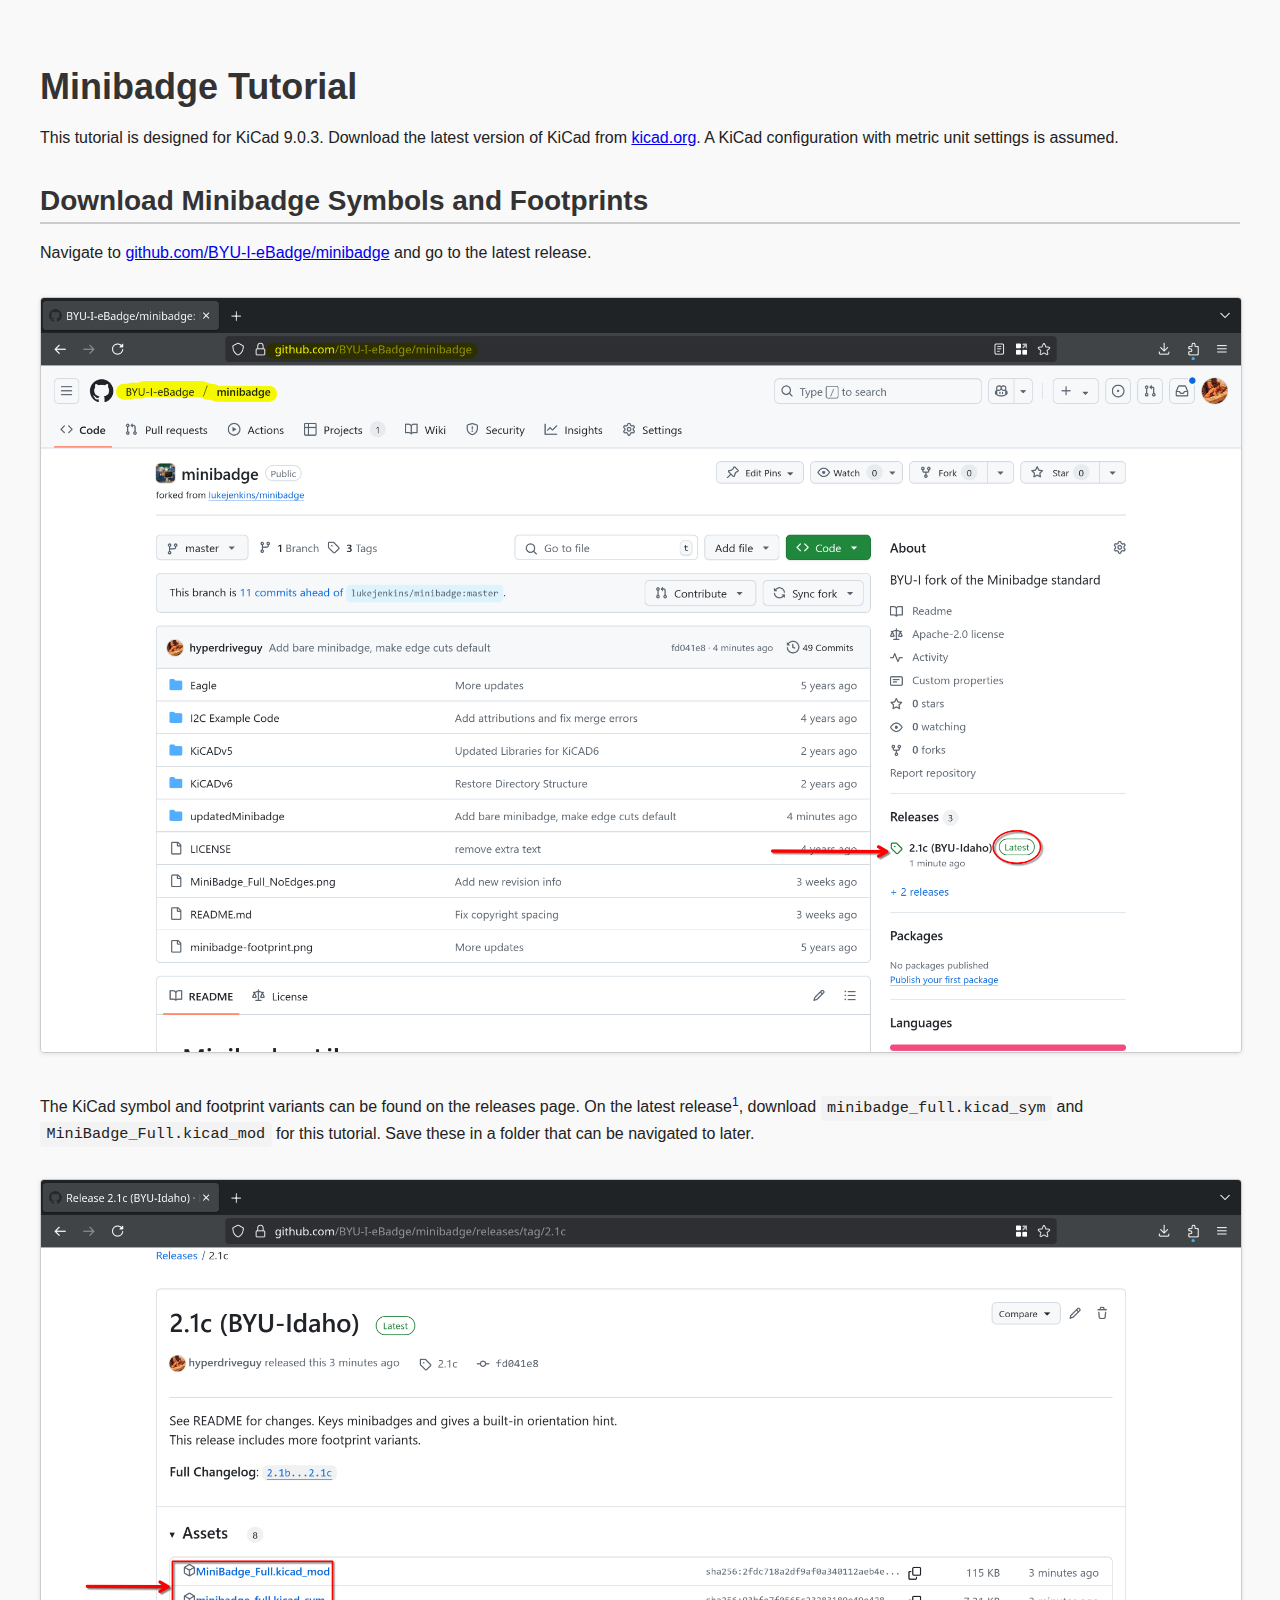
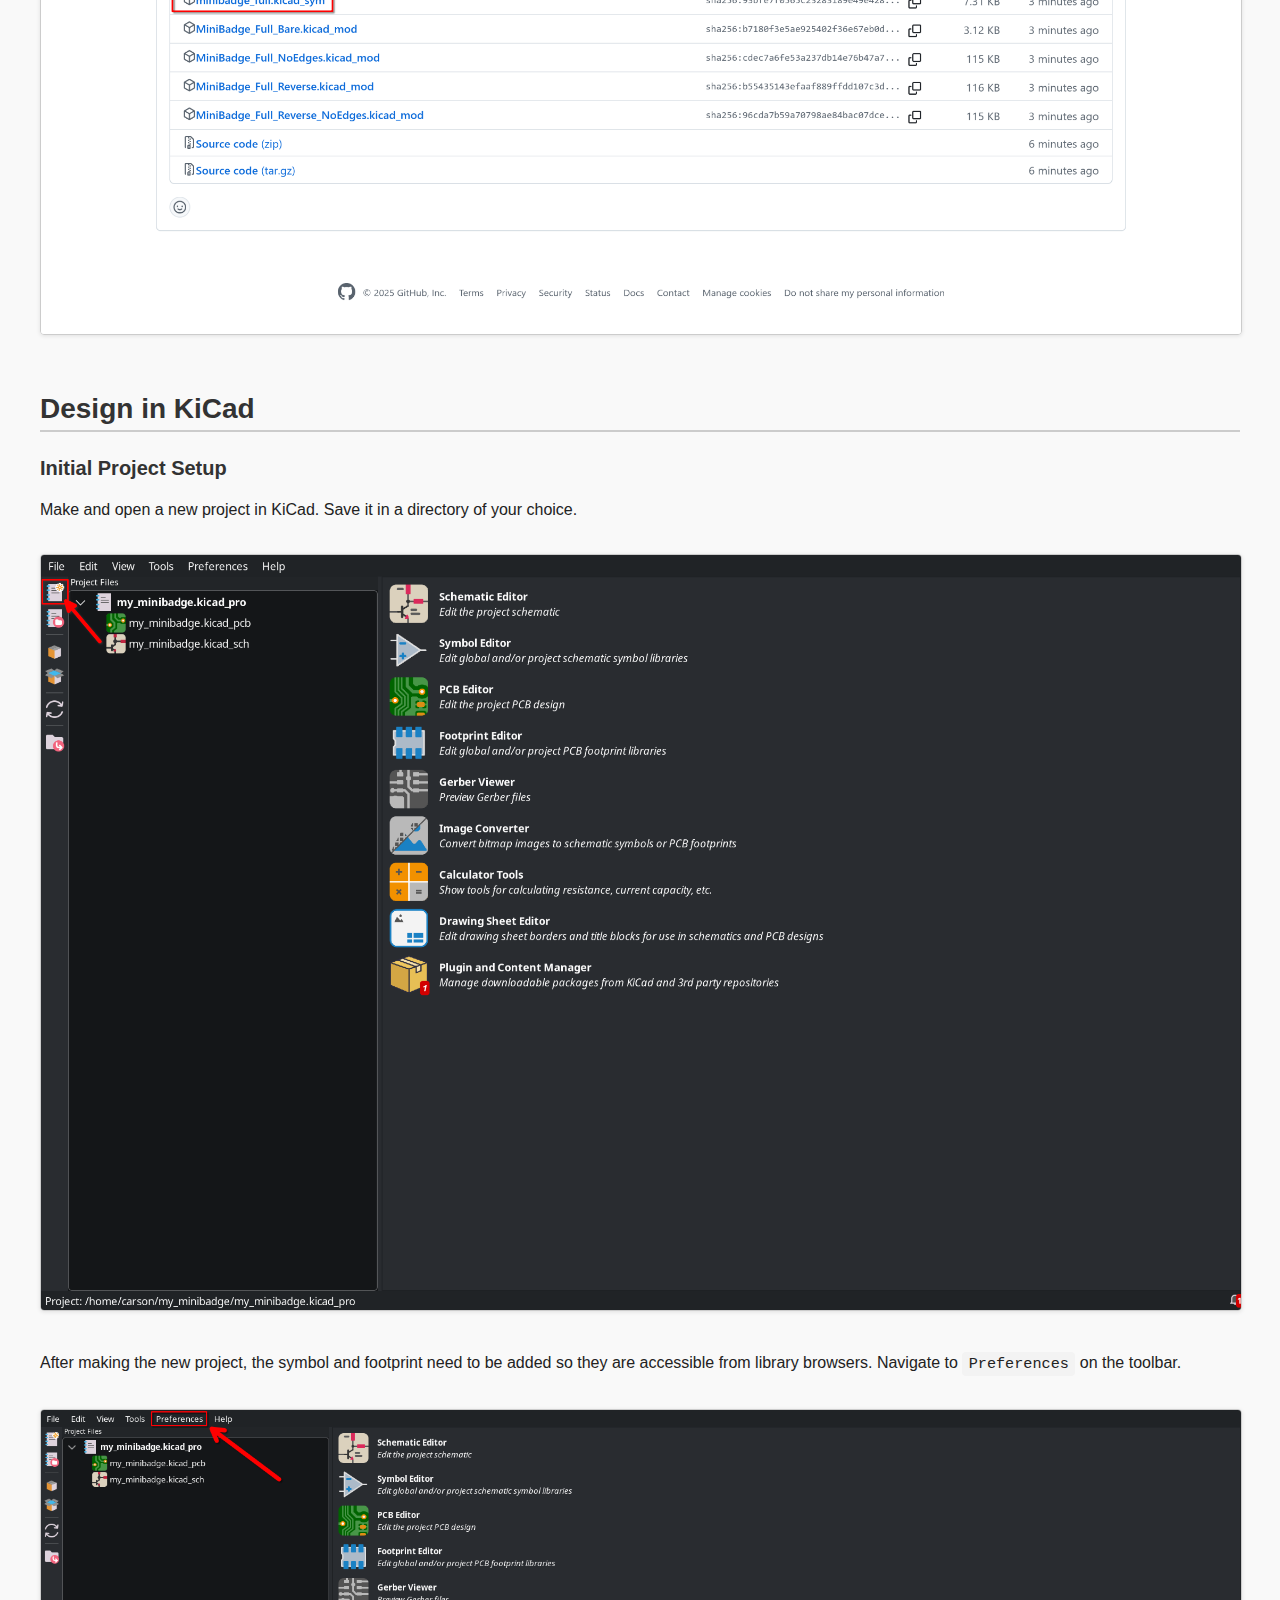
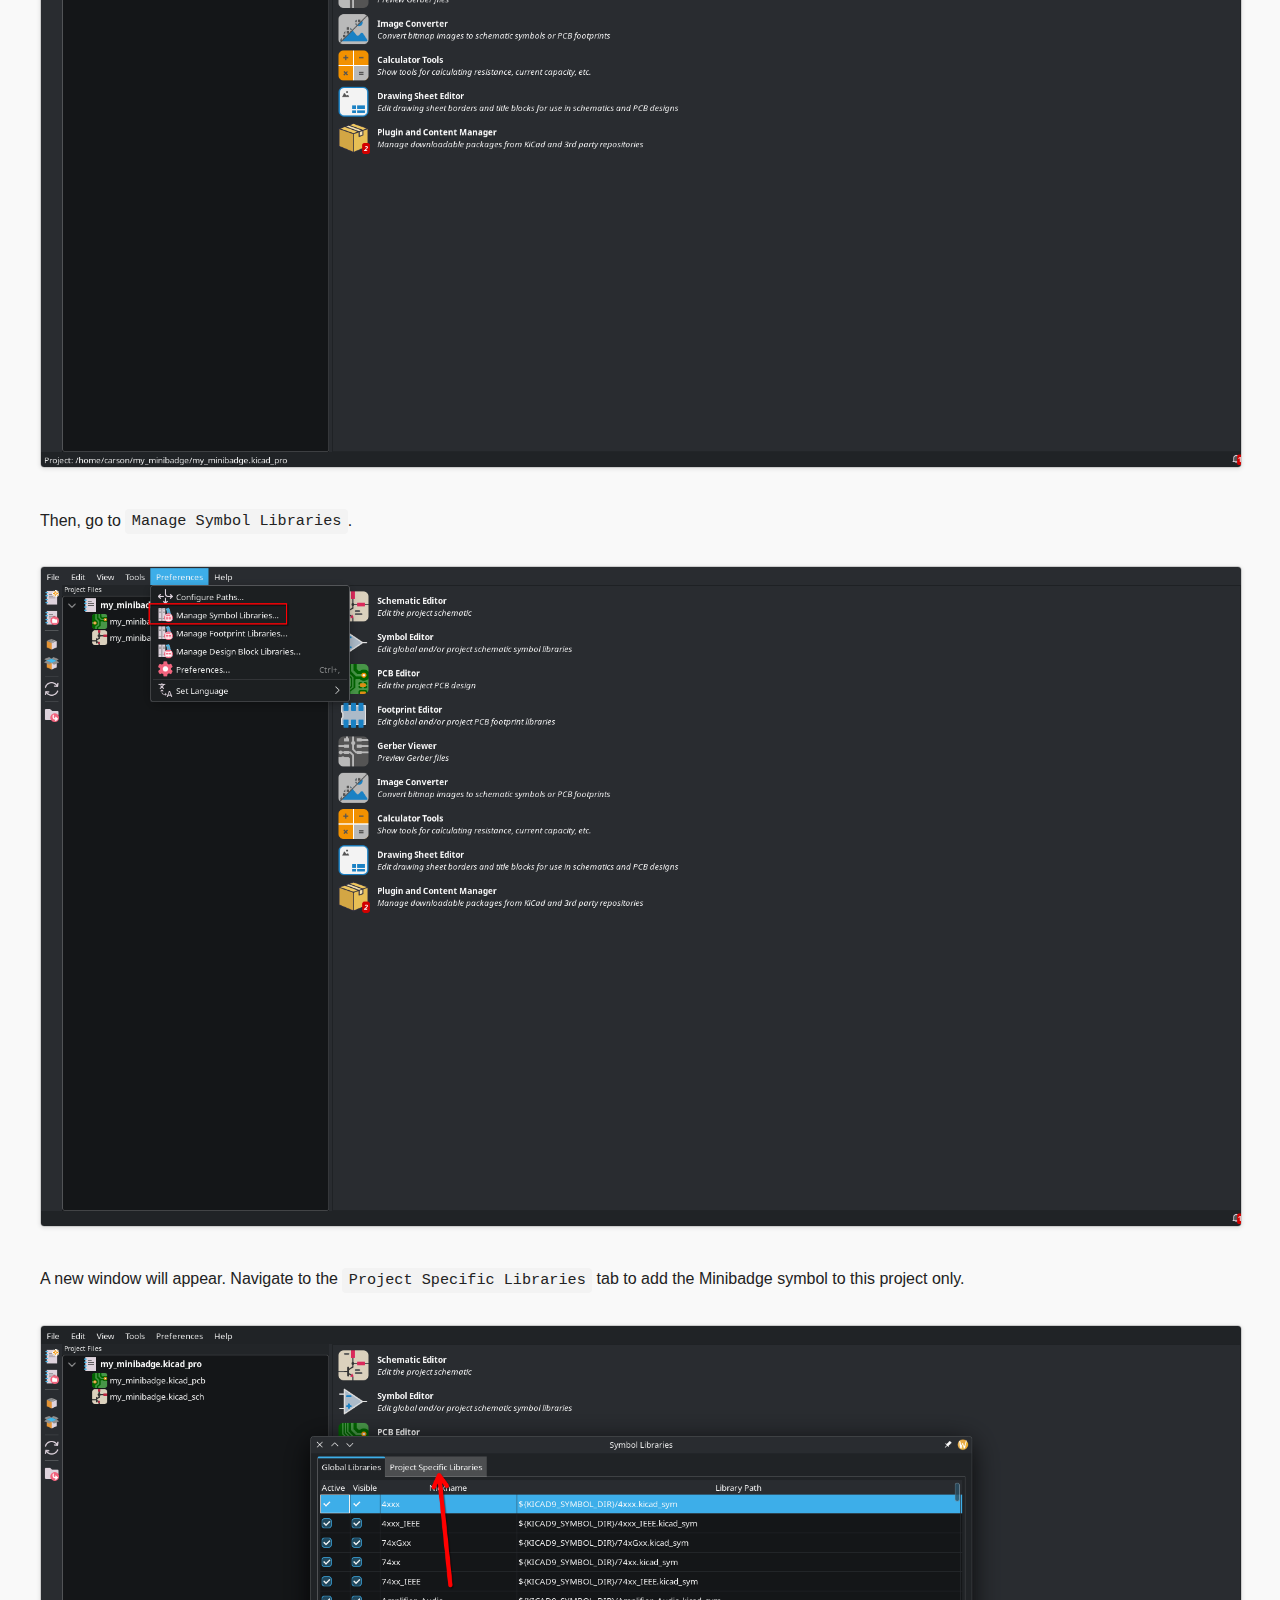
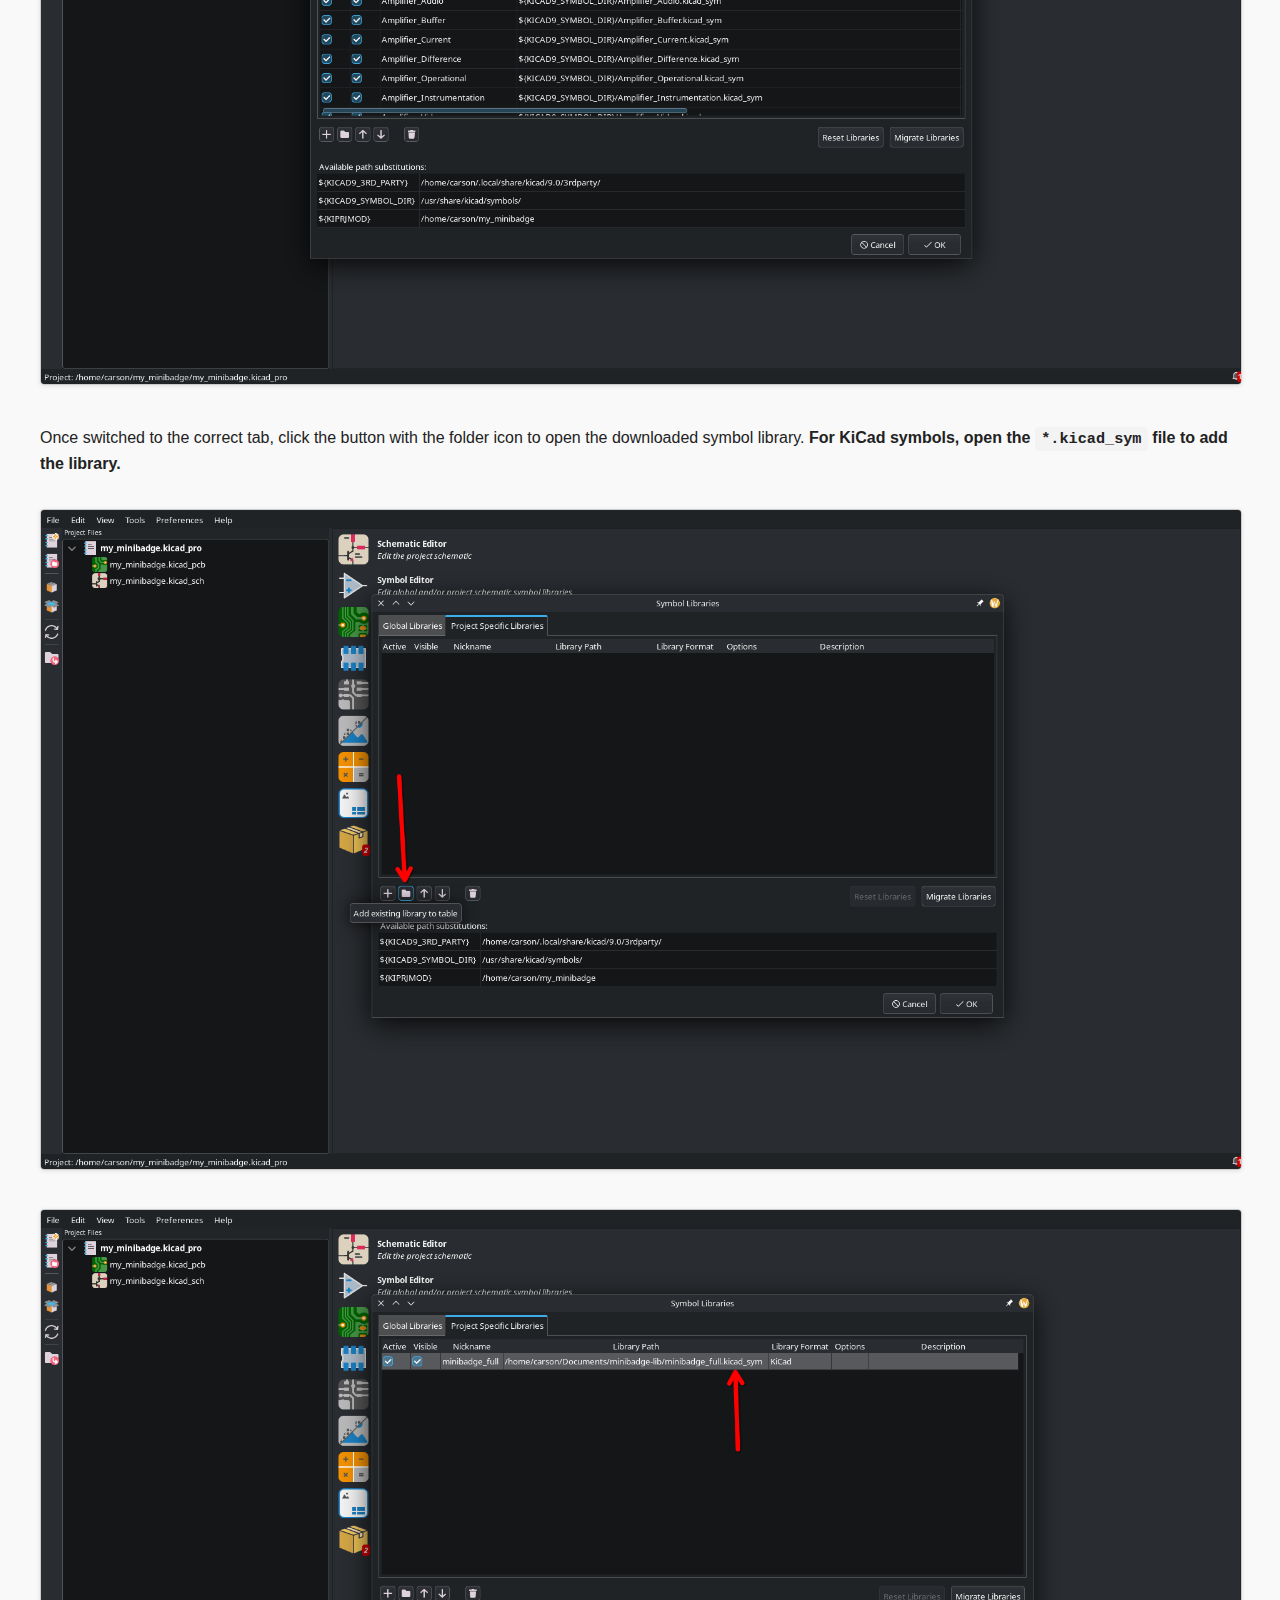
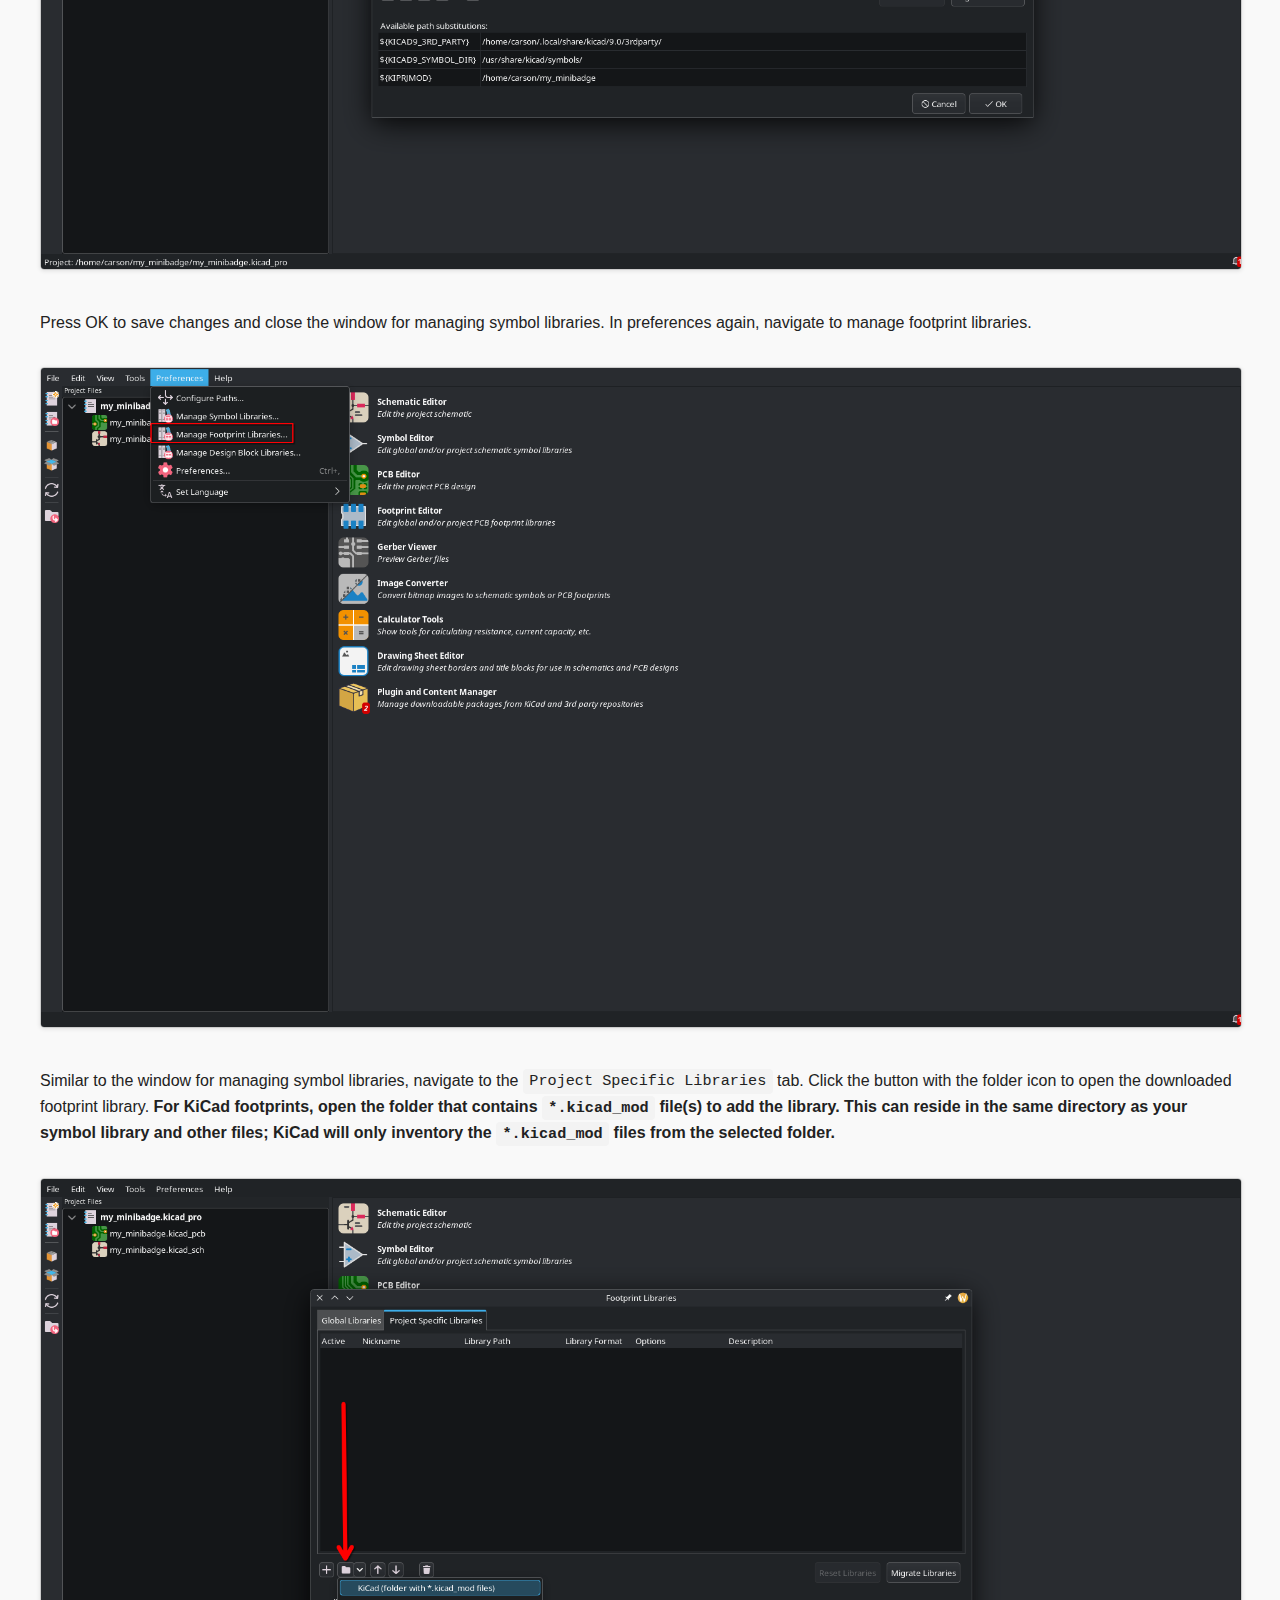
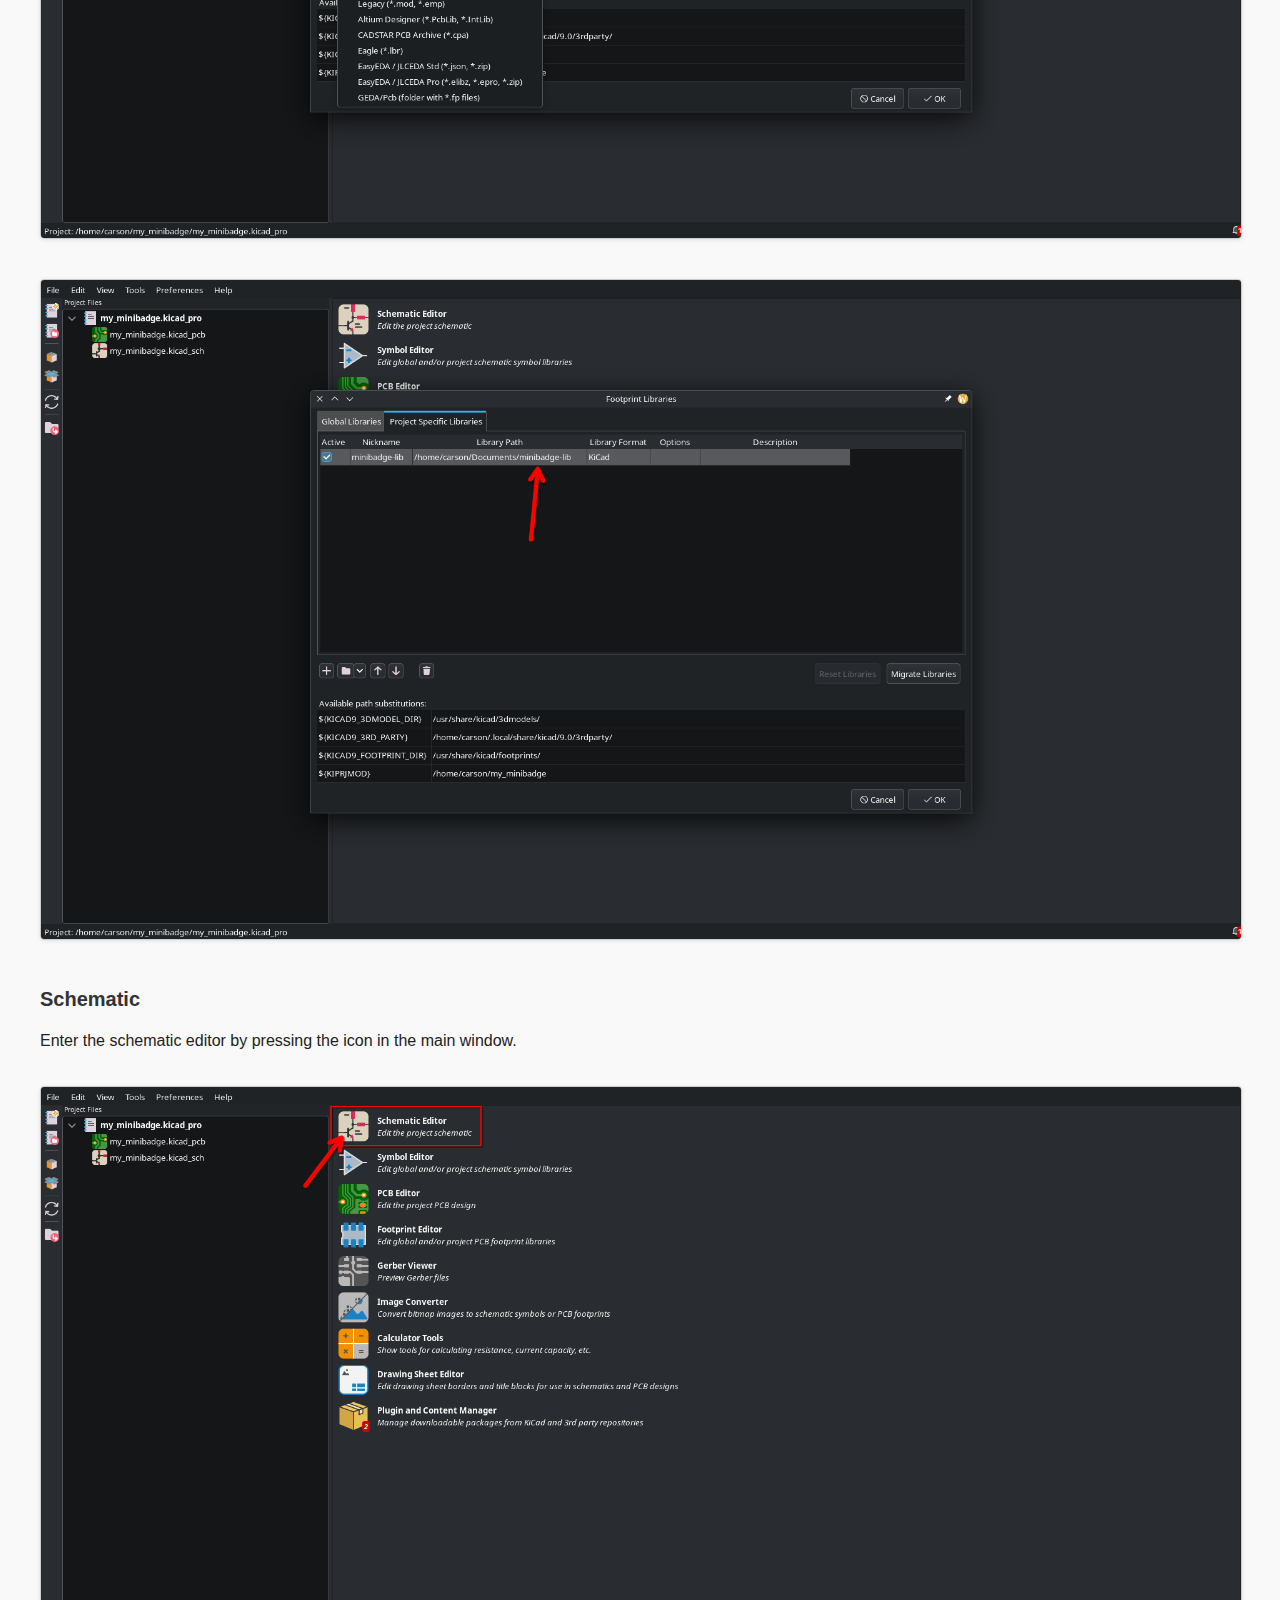
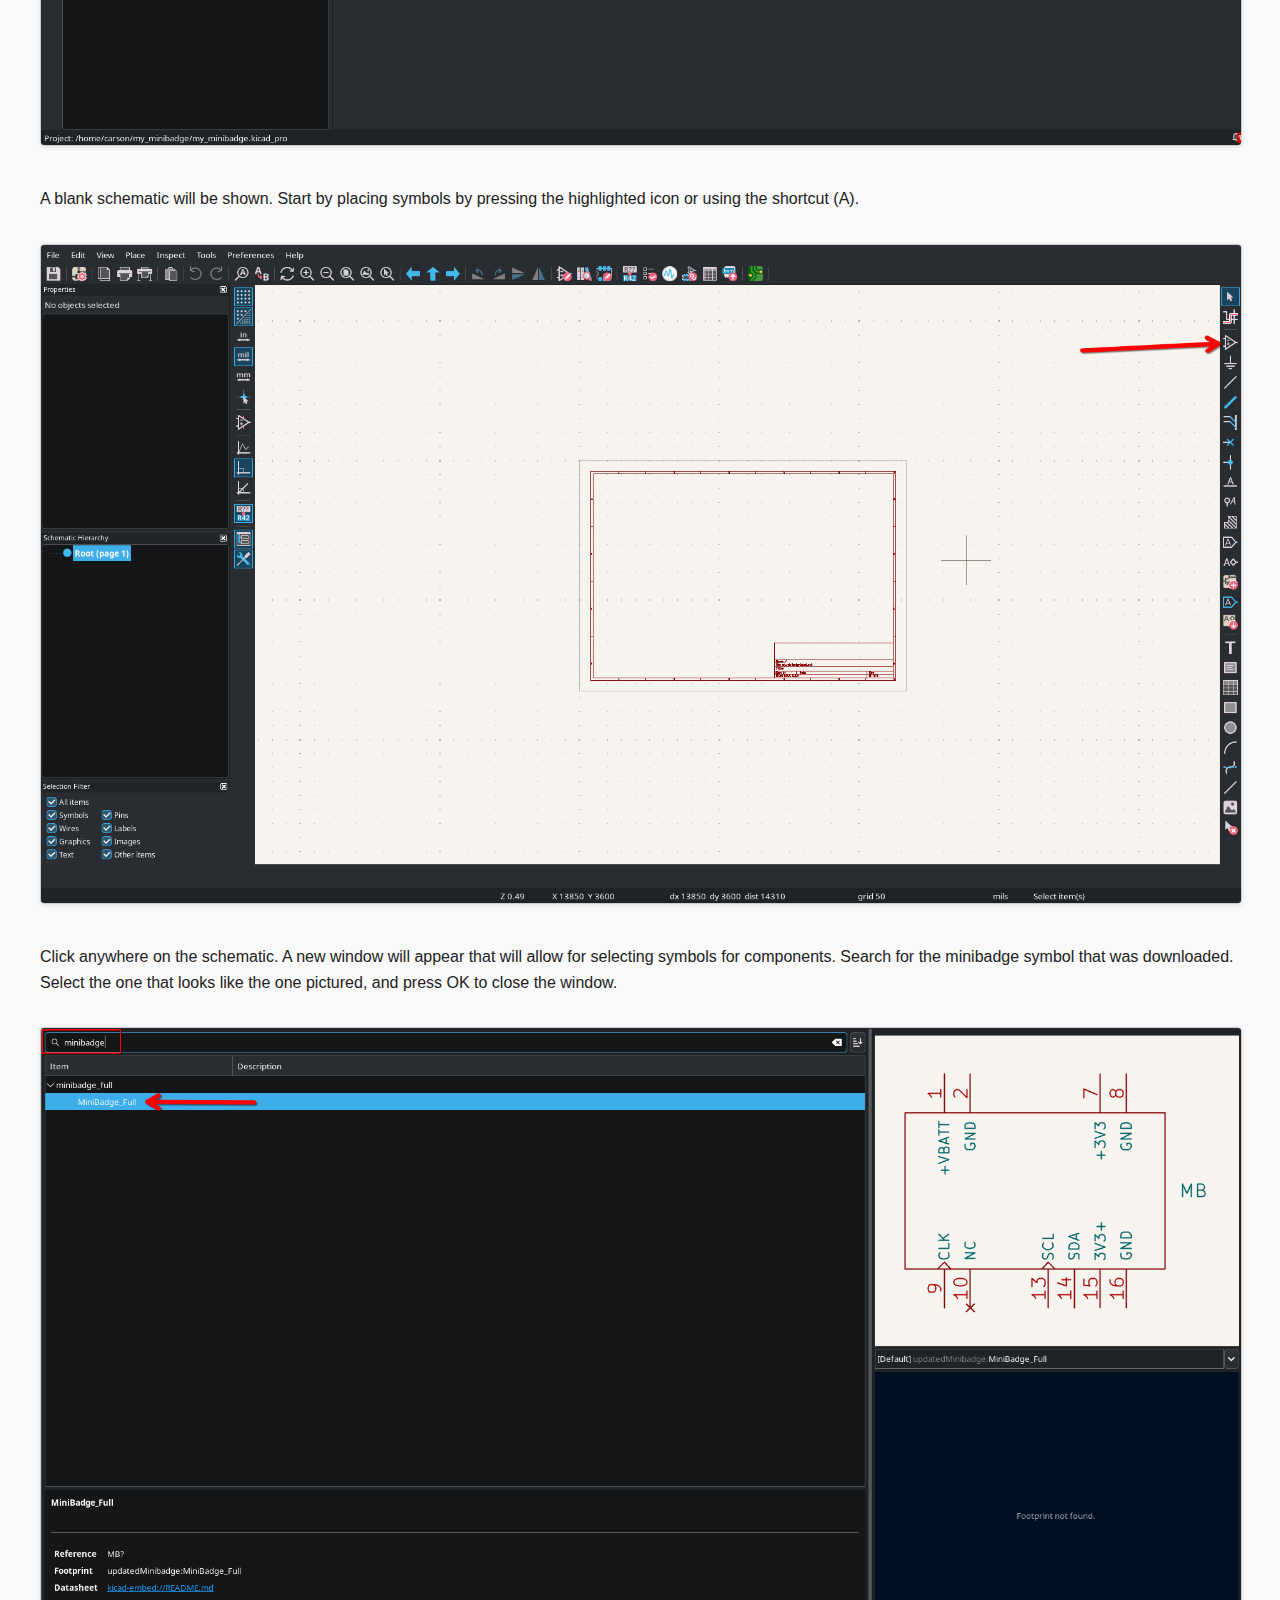
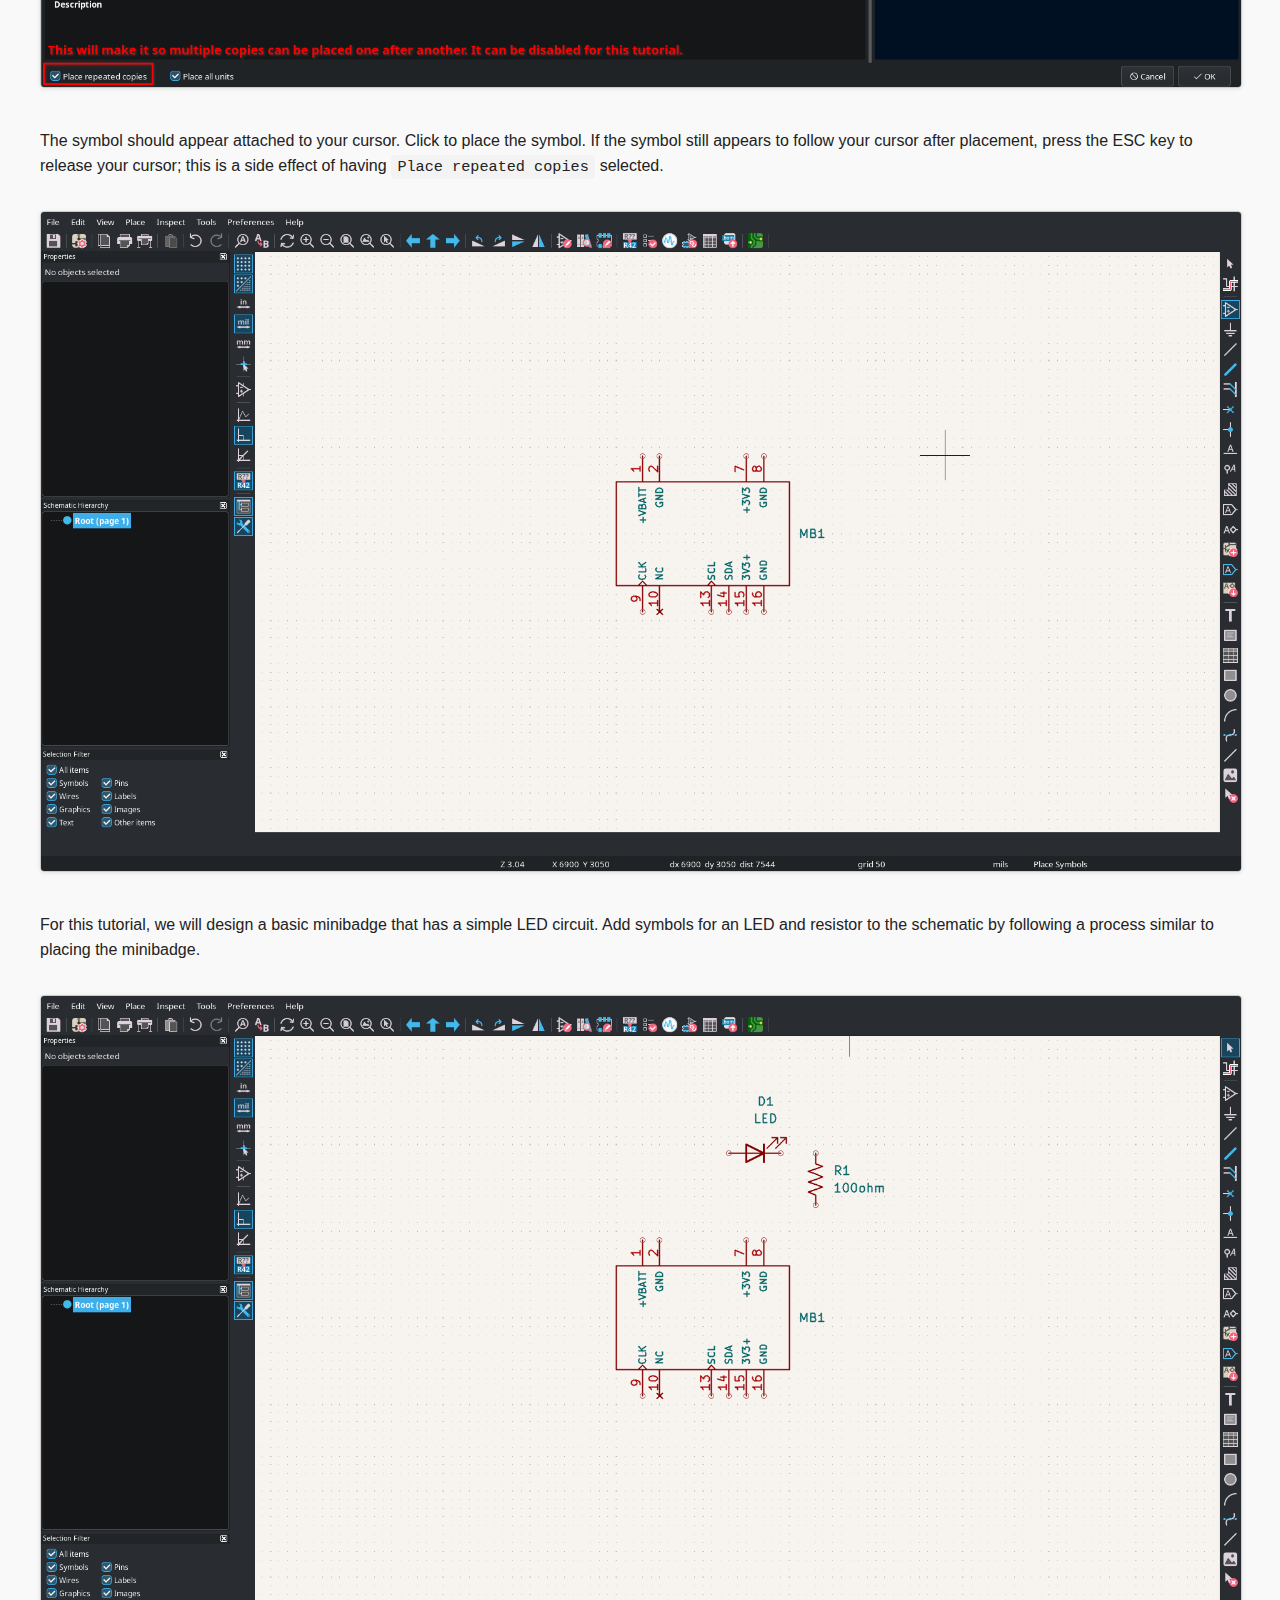
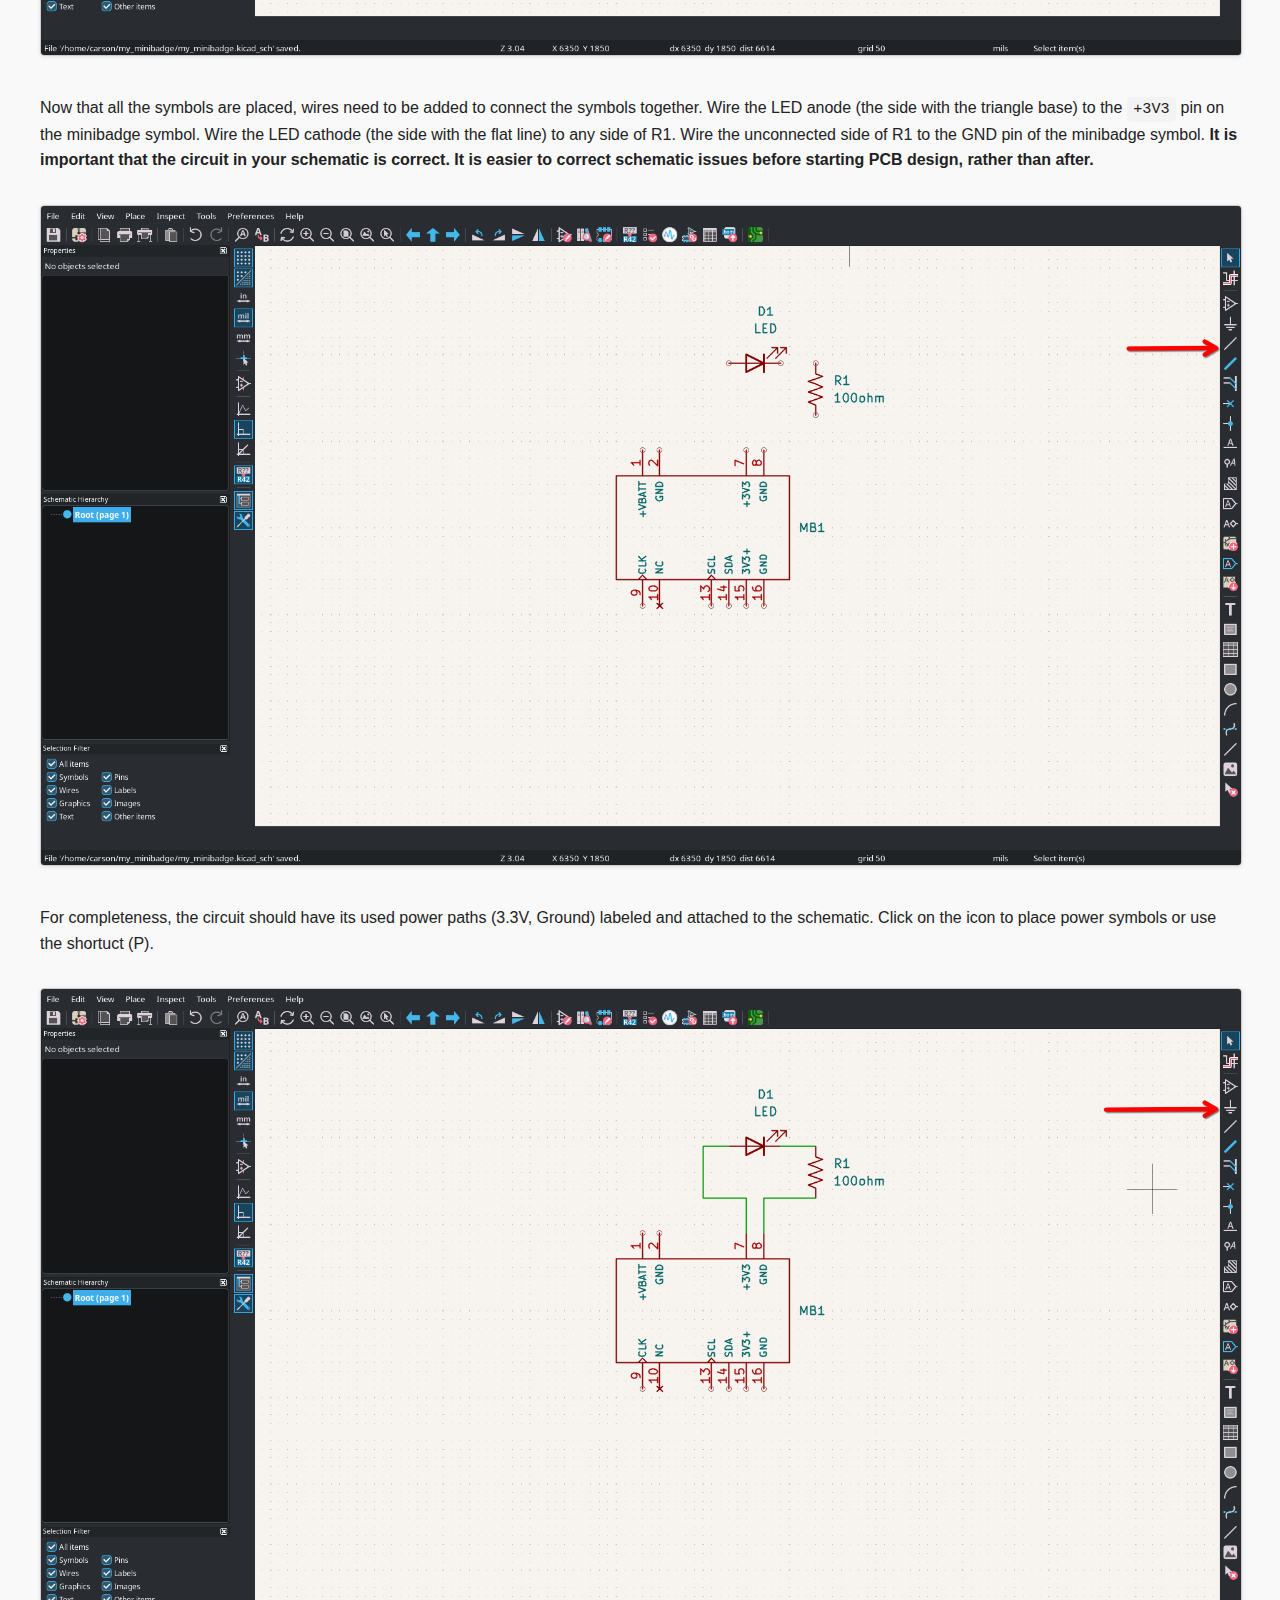
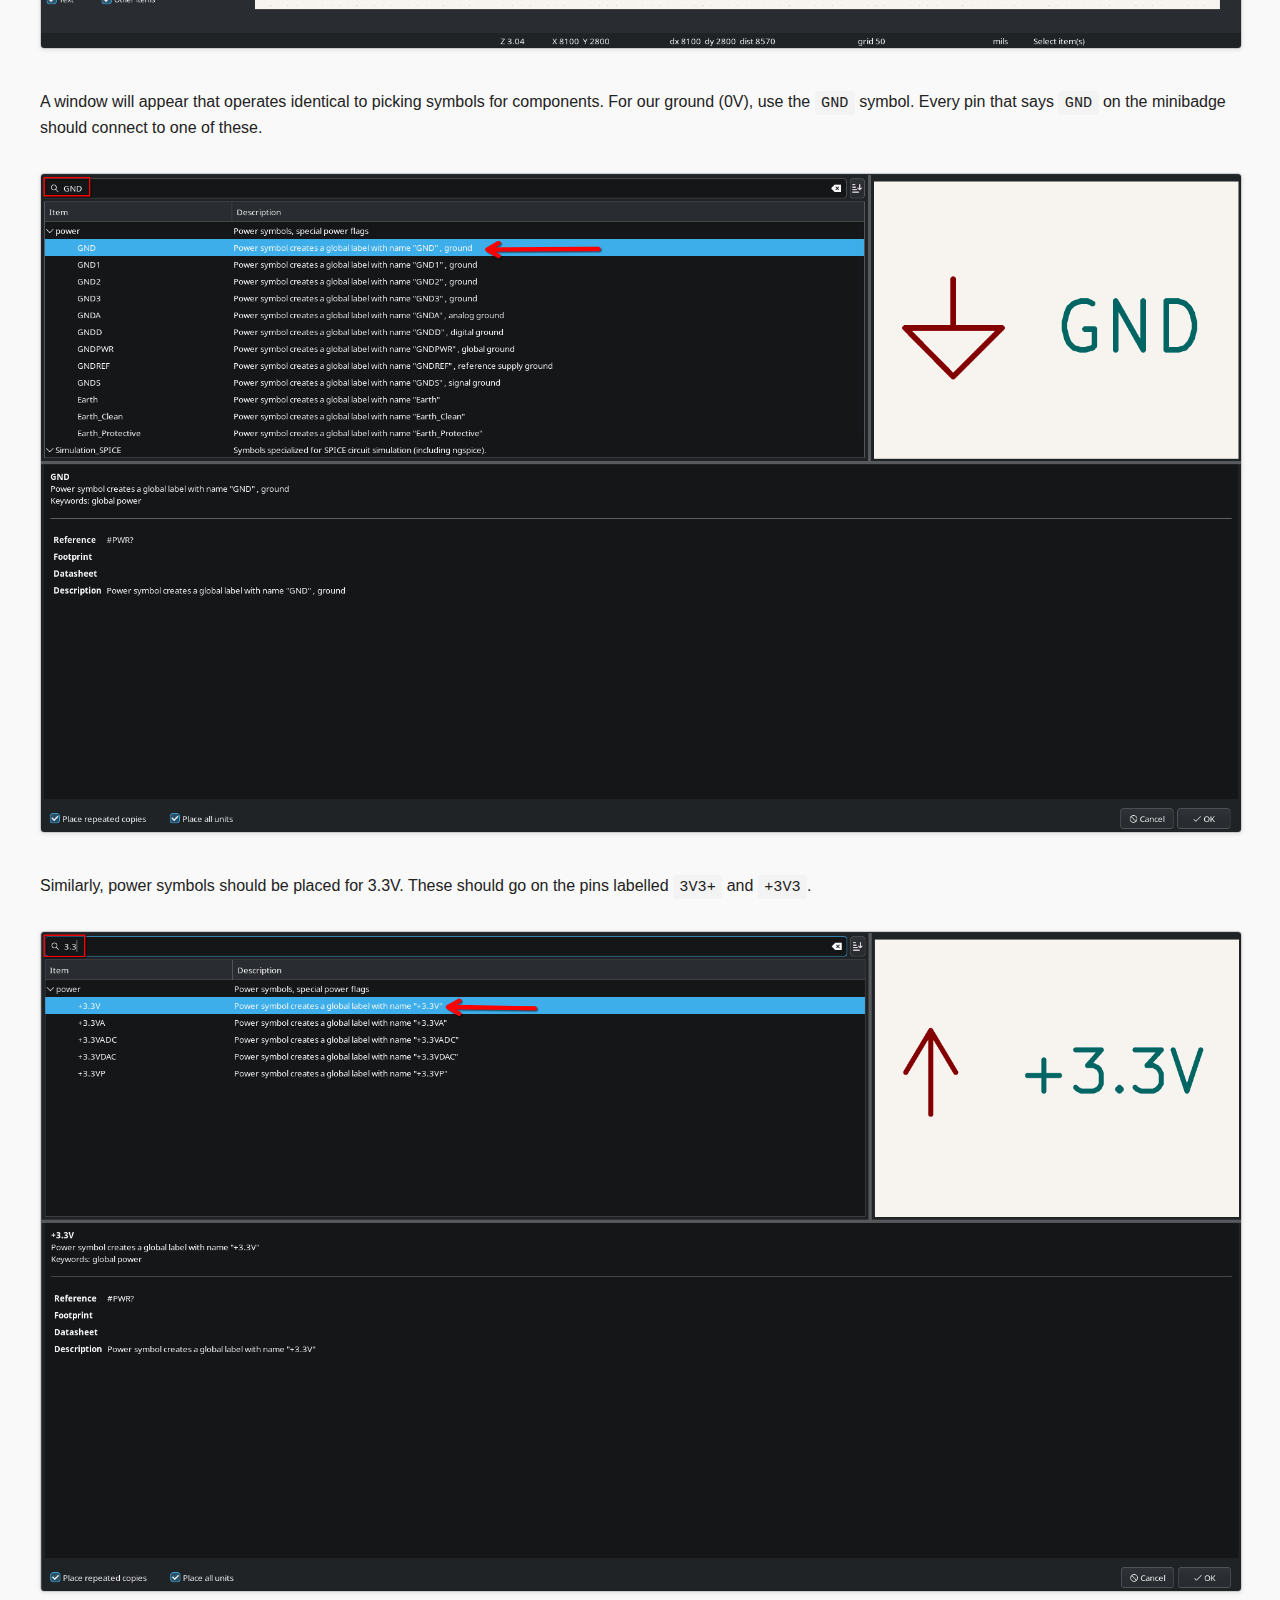
<file: minibadge_tutorial_old/index.html>
<!doctype html>
<html>
<head>
<meta http-equiv="content-type" content="text/html; charset=utf-8">
<link rel="stylesheet" href="minibadge.css">
<meta name="generator" content="ReText 8.1.0">
<title>tutorial</title>
<style type="text/css">
</style>
</head>
<body>
<h1>Minibadge Tutorial</h1>
<p>This tutorial is designed for KiCad 9.0.3.
Download the latest version of KiCad from <a href="https://www.kicad.org/download/">kicad.org</a>.
A KiCad configuration with metric unit settings is assumed.</p>
<h2>Download Minibadge Symbols and Footprints</h2>
<p>Navigate to <a href="https://github.com/BYU-I-eBadge/minibadge">github.com/BYU-I-eBadge/minibadge</a> and go to the latest release.</p>
<p><img alt="minibadge GitHub page" src="../imgs/minibadge_tutorial_old/github_page.png"></p>
<p>The KiCad symbol and footprint variants can be found on the releases page. On the latest release<sup id="fnref:1"><a class="footnote-ref" href="#fn:1">1</a></sup>, download <code>minibadge_full.kicad_sym</code> and <code>MiniBadge_Full.kicad_mod</code> for this tutorial. Save these in a folder that can be navigated to later.</p>
<p><img alt="minibadge release" src="../imgs/minibadge_tutorial_old/releases_page.png"></p>
<h2>Design in KiCad</h2>
<h3>Initial Project Setup</h3>
<p>Make and open a new project in KiCad. Save it in a directory of your choice.</p>
<p><img alt="hint make new project" src="../imgs/minibadge_tutorial_old/open_project.png"></p>
<p>After making the new project, the symbol and footprint need to be added so they are accessible from library browsers. Navigate to <code>Preferences</code> on the toolbar.</p>
<p><img alt="go to preferences" src="../imgs/minibadge_tutorial_old/preferences.png"></p>
<p>Then, go to <code>Manage Symbol Libraries</code>.</p>
<p><img alt="go to manage symbol libraries" src="../imgs/minibadge_tutorial_old/manage_symbols_highlighted.png"></p>
<p>A new window will appear. Navigate to the <code>Project Specific Libraries</code> tab to add the Minibadge symbol to this project only.</p>
<p><img alt="switch tabs" src="../imgs/minibadge_tutorial_old/sym_switch_tabs.png"></p>
<p>Once switched to the correct tab, click the button with the folder icon to open the downloaded symbol library.
<strong>For KiCad symbols, open the <code>*.kicad_sym</code> file to add the library.</strong></p>
<p><img alt="add symbol library button" src="../imgs/minibadge_tutorial_old/add_sym_library.png">
<img alt="point out symbol libraries are files" src="../imgs/minibadge_tutorial_old/sym_is_file.png"></p>
<p>Press OK to save changes and close the window for managing symbol libraries. In preferences again, navigate to manage footprint libraries.</p>
<p><img alt="go to manage footprint libraries" src="../imgs/minibadge_tutorial_old/manage_footprint_highlighted.png"></p>
<p>Similar to the window for managing symbol libraries, navigate to the <code>Project Specific Libraries</code> tab.
Click the button with the folder icon to open the downloaded footprint library.
<strong>For KiCad footprints, open the folder that contains <code>*.kicad_mod</code> file(s) to add the library. This can reside in the same directory as your symbol library and other files; KiCad will only inventory the <code>*.kicad_mod</code> files from the selected folder.</strong></p>
<p><img alt="add footprint library button" src="../imgs/minibadge_tutorial_old/add_footprint_lib.png">
<img alt="point out footprint libraries are folders" src="../imgs/minibadge_tutorial_old/footprint_is_directory.png"></p>
<h3>Schematic</h3>
<p>Enter the schematic editor by pressing the icon in the main window.</p>
<p><img alt="hint enter schematic editor" src="../imgs/minibadge_tutorial_old/enter_schematic_editor.png"></p>
<p>A blank schematic will be shown. Start by placing symbols by pressing the highlighted icon or using the shortcut (A).</p>
<p><img alt="initial screen hint add symbol" src="../imgs/minibadge_tutorial_old/initial_screen_add.png"></p>
<p>Click anywhere on the schematic. A new window will appear that will allow for selecting symbols for components.
Search for the minibadge symbol that was downloaded. Select the one that looks like the one pictured, and press OK to close the window.</p>
<p><img alt="select symbol window minibadge example" src="../imgs/minibadge_tutorial_old/select_symbol.png"></p>
<p>The symbol should appear attached to your cursor. Click to place the symbol. If the symbol still appears to follow your cursor after placement, press the ESC key to release your cursor; this is a side effect of having <code>Place repeated copies</code> selected.</p>
<p><img alt="symbol on schematic" src="../imgs/minibadge_tutorial_old/place_in_schematic.png"></p>
<p>For this tutorial, we will design a basic minibadge that has a simple LED circuit.
Add symbols for an LED and resistor to the schematic by following a process similar to placing the minibadge.</p>
<p><img alt="add additional symbols" src="../imgs/minibadge_tutorial_old/place_more_symbols.png"></p>
<p>Now that all the symbols are placed, wires need to be added to connect the symbols together.
Wire the LED anode (the side with the triangle base) to the <code>+3V3</code> pin on the minibadge symbol.
Wire the LED cathode (the side with the flat line) to any side of R1.
Wire the unconnected side of R1 to the GND pin of the minibadge symbol.
<strong>It is important that the circuit in your schematic is correct. It is easier to correct schematic issues before starting PCB design, rather than after.</strong></p>
<p><img alt="add wire" src="../imgs/minibadge_tutorial_old/select_wire.png"></p>
<p>For completeness, the circuit should have its used power paths (3.3V, Ground) labeled and attached to the schematic.
Click on the icon to place power symbols or use the shortuct (P).</p>
<p><img alt="add power symbols" src="../imgs/minibadge_tutorial_old/select_power.png"></p>
<p>A window will appear that operates identical to picking symbols for components.
For our ground (0V), use the <code>GND</code> symbol. Every pin that says <code>GND</code> on the minibadge should connect to one of these.</p>
<p><img alt="select ground symbol window" src="../imgs/minibadge_tutorial_old/select_gnd_symbol.png"></p>
<p>Similarly, power symbols should be placed for 3.3V. These should go on the pins labelled <code>3V3+</code> and <code>+3V3</code>.</p>
<p><img alt="select 3.3V symbol window" src="../imgs/minibadge_tutorial_old/select_3V3_symbol.png"></p>
<p>The schematic design is nearly complete. Click on the icon to place "no connect flags" on the remaining unused minibadge pins.</p>
<p><img alt="select no connect flags" src="../imgs/minibadge_tutorial_old/select_no_connect_flags.png"></p>
<p>Annotate the schematic so that the design can be checked for errors and be imported to the PCB editor.</p>
<p><img alt="select annotate schematic" src="../imgs/minibadge_tutorial_old/select_annotate_schem.png"></p>
<p>Click <code>Annotate</code> on the window that appears. The default settings in this window should work for this design.
<strong>Note that this overwrites all reference designators. This may not be ideal for different designs.</strong></p>
<p><img alt="annotate window" src="../imgs/minibadge_tutorial_old/annotate_dialog.png"></p>
<p>Now that the schematic is fully annotated, the Electrical Rules Checker (ERC) should now be run.</p>
<p><img alt="select ERC" src="../imgs/minibadge_tutorial_old/select_electrical_rules_checker.png"></p>
<p>Click <code>Run ERC</code> on the window that appears.</p>
<p><img alt="run ERC" src="../imgs/minibadge_tutorial_old/erc_dialog_run.png"></p>
<p>As of time of writing<sup id="fnref2:1"><a class="footnote-ref" href="#fn:1">1</a></sup>, running the ERC will result in certain warnings and errors that are safe to ignore.
<strong>If there are additional errors, it is likely there is an actual error in the design that needs troubleshooting.</strong></p>
<p><img alt="ERC false errors" src="../imgs/minibadge_tutorial_old/note_on_false_erc_errors.png"></p>
<p>After verifying the the design is electrically sound, click the icon to assign footprints to all symbols in the schematic.</p>
<p><img alt="select assign footprints" src="../imgs/minibadge_tutorial_old/select_assign_footprints.png"></p>
<p>A window will appear that will assist with assigning footprints to each part.
Footprints are the way that components will physically appear and connect to the board.
When picking footprints consider whether the part is SMD<sup id="fnref:2"><a class="footnote-ref" href="#fn:2">2</a></sup> or THT<sup id="fnref:3"><a class="footnote-ref" href="#fn:3">3</a></sup>.
<strong>Make sure the package<sup id="fnref:4"><a class="footnote-ref" href="#fn:4">4</a></sup> matches the actual components.</strong>
For this tutorial, footprints for a 5mm LED and small through-hole resistor are used.</p>
<p><img alt="used footprints" src="../imgs/minibadge_tutorial_old/used_example_footprints.png"></p>
<p>Save and close the schematic editor.</p>
<h3>PCB Layout</h3>
<p>From the main window, enter the PCB editor by clicking on the icon.</p>
<p><img alt="select PCB editor" src="../imgs/minibadge_tutorial_old/enter_pcb_editor.png"></p>
<p>A blank PCB design will appear. Click the icon to update the PCB from the schematic or use the keyboard shortcut (F8).</p>
<p><img alt="select update PCB from schematic" src="../imgs/minibadge_tutorial_old/initial_pcb_update_from_schem.png"></p>
<p>A window will appear. Use the defaults and click <code>Update PCB</code>.</p>
<p><img alt="update PCB window" src="../imgs/minibadge_tutorial_old/update_pcb_dialog.png"></p>
<p>Components will appear on the PCB editor. Close the window an click near the center to place the mess of footprints.</p>
<p><img alt="see added footprints to place" src="../imgs/minibadge_tutorial_old/see_added_footprints.png"></p>
<p>Place the LED and resistor inside the minibadge footprint by clicking and dragging.
The resistor and LED should be placed on the back of the minibadge.
With the component selected, either:</p>
<ol>
<li>Right click, then select <code>Change Side/Flip</code>.</li>
<li>Press <code>F</code>.</li>
</ol>
<p><img alt="flip components hint" src="../imgs/minibadge_tutorial_old/flip_components.png"></p>
<p>After arranging components, the design should appear similar to this:</p>
<p><img alt="example footprint placement" src="../imgs/minibadge_tutorial_old/after_footprint_placement.png"></p>
<p>Again, note that the resistor and LED are placed on the back.
Minibadges typically are designed so that light can pass through the PCB.
In order for this to work, the design needs an area that prevents copper layers and soldermask from existing in a certain exclusion zone.</p>
<p>Click on the icon for drawing rule areas.</p>
<p><img alt="select draw rule area" src="../imgs/minibadge_tutorial_old/select_rule_area.png"></p>
<p>Then, <strong>very intentionally pick a point on the PCB that will be the starting point to draw a polygon for the rule area.</strong>
After clicking a point on the PCB, a window will appear.
Select the copper layers and all relevant keepout rules.
<strong>Do not select the footprint keepout rule because that will include the minibadge itself. Selecting it will cause errors later.</strong></p>
<p><img alt="rule area window" src="../imgs/minibadge_tutorial_old/rule_area_dialog.png"></p>
<p>The default clearance rules are too strict for the minibadge and will throw errors. Fix this by entering the <code>Board Setup</code>.</p>
<p><img alt="select board setup" src="../imgs/minibadge_tutorial_old/select_board_setup.png"></p>
<p>Select <code>Constraints</code> from the categories available. Then, set "Copper to edge clearance" to <code>0.35 mm</code>.
Press OK to close the window.</p>
<p><img alt="board setup window" src="../imgs/minibadge_tutorial_old/board_setup_dialog.png"></p>
<p>Now that there are constraints and keepouts in place, areas for ground and power planes can be drawn.<sup id="fnref:5"><a class="footnote-ref" href="#fn:5">5</a></sup></p>
<p>First, make sure a copper layer is selected.
Then, select the <code>Draw Filled Zones</code> tool, then select one of the corners of the PCB on or outside the <code>Edge.Cuts</code> layer.</p>
<p><img alt="select draw filled zones" src="../imgs/minibadge_tutorial_old/select_draw_filled_zones.png"></p>
<p>After clicking the initial point to start the polygon drawing for the filled zone, a window will appear.
Select the front copper layer.
Select the <code>GND</code> net.
Optionally name the zone "Ground plane".
Press OK when finished.</p>
<p><img alt="ground plane properties window" src="../imgs/minibadge_tutorial_old/ground_plane_properties.png"></p>
<p>After drawing the area for the ground plane, repeat the process for the power plane.
The power plane will reside on the rear copper layer.</p>
<p><img alt="power plane properties window" src="../imgs/minibadge_tutorial_old/power_plane_properties.png"></p>
<p>Press <code>B</code> to refill all copper zones. This will automatically route all connections for power and ground.</p>
<p>Only one connection remains. Select the icon to <code>Route Single Track</code> or press the shortcut <code>X</code>.</p>
<p><img alt="select route track" src="../imgs/minibadge_tutorial_old/select_route_traces.png"></p>
<p>Click on one of the pads that has a faint line that connects two of them.
The design will appear to be faded, except for the track currently being routed.
Click on the other pad to connect the devices together.</p>
<p><img alt="draw track hint" src="../imgs/minibadge_tutorial_old/draw_track.png"></p>
<p>Make sure to refill the zones so that the track is isolated from either plane.
Press <code>B</code> to refill all copper zones.</p>
<p><img alt="refill zone hint" src="../imgs/minibadge_tutorial_old/refill_zone.png"></p>
<p>A silkscreen design should be placed over the light passthrough window.
Designs can be made from images.
Go back to the main KiCad window without exiting the PCB editor, then select the icon for the image converter.</p>
<p><img alt="select image converter" src="../imgs/minibadge_tutorial_old/select_image_converter.png"></p>
<p>A new window will open.
Select <code>Load Source Image</code> and navigate to the image that will be placed on the PCB silkscreen.</p>
<p><img alt="select load image source" src="../imgs/minibadge_tutorial_old/select_load_source_image.png"></p>
<p>The image will likely not fit within the desired dimension of the window on the PCB.
Return to the PCB editor.
Use the <code>Measure</code> tool to record the constraining dimension (whichever is smaller).</p>
<p><img alt="get dimensions of window hint" src="../imgs/minibadge_tutorial_old/get_dimensions_of_window.png"></p>
<p>Return to the image converter window.
Make sure to dimension the image to fit in the window using the constraining dimension (height in this case).
If the source image isn't black and white, adjust the threshold and negative.
<strong>Make sure the output format is a footprint on the <code>F.Silkscreen</code> layer.</strong>
Press <code>Export to Clipboard</code> when done.</p>
<p><img alt="export image window" src="../imgs/minibadge_tutorial_old/export_image_to_silk.png"></p>
<p>Return to the PCB editor.
Paste the image using <code>Ctrl+V</code> or right click and paste.
Click the place the silkscreen should reside.
An additional reference designator will be pasted alongside the image.
Select it, and press <code>Del</code> to delete it.</p>
<p><img alt="delete ref designator for vanity image" src="../imgs/minibadge_tutorial_old/delete_ref_for_decor.png"></p>
<p>Light will not ideally escape through the light passthrough window yet.
Soldermask still will be applied over the window unless it is drawn over on the Mask layers.</p>
<p>Select the <code>F.Mask</code> layer then the <code>Draw Rectangles</code> tool.
After drawing the rectangle in the appropriate spot (over the rule area drawn earlier), select it.
Open the properties by right clicking and clicking <code>Properties</code> or using the shortcut key <code>E</code>.</p>
<p><img alt="select rectangle properties" src="../imgs/minibadge_tutorial_old/rectangle_properties.png"></p>
<p>In the properties, make the rectangle a filled shape.
Double check the layer is correct.</p>
<p><img alt="rectangle properties front window" src="../imgs/minibadge_tutorial_old/rectangle_properties_fill_shape.png"></p>
<p>Do the same process for the rear mask.
Ensure the properties are similar to the front mask, especially the filled shape property.</p>
<p><img alt="rectangle properties back window" src="../imgs/minibadge_tutorial_old/repeat_mask_delete_rear.png"></p>
<p>Verify the design using the Design Rules Checker (DRC).
Click on the DRC icon.</p>
<p><img alt="select DRC" src="../imgs/minibadge_tutorial_old/select_drc.png"></p>
<p>A new window will appear.
Select <code>Run DRC</code>.</p>
<p><img alt="DRC window" src="../imgs/minibadge_tutorial_old/drc_dialog.png"></p>
<p><strong>No errors should appear.</strong>
There should be a warning for the intentionally placed silkscreen clipped by soldermask.
It can be safely ignored.</p>
<p><img alt="DRC safe warnings" src="../imgs/minibadge_tutorial_old/safe_drc_warning.png"></p>
<h1>Export PCB for Fabrication</h1>
<p>Navigate to the <code>Gerbers</code> fabrication output.</p>
<p><img alt="select gerber output" src="../imgs/minibadge_tutorial_old/select_gerber_output.png"></p>
<p>Ensure all needed layers are selected.
Select the output directory. Directories relative to the KiCad project are allowed.
After selecting the output directory, click <code>Plot</code> to generate the gerber files for each layer.
Afterward, select <code>Generate Drill Files</code>.</p>
<p><img alt="gerber plot window" src="../imgs/minibadge_tutorial_old/plot_dialog.png"></p>
<p>Another window will appear on top of the plot window.
Ensure the output folder for the drill files is the same as the gerber output directory.
Then, select <code>Generate</code>.</p>
<p><img alt="generate drill window" src="../imgs/minibadge_tutorial_old/gen_drill_dialog.png"></p>
<p>Close the drill file generation window.
Navigate to the folder with the gerber and drill files.
The easiest way to do this is by using the icon to open the folder with the system file manager.</p>
<p><img alt="open directory shortcut" src="../imgs/minibadge_tutorial_old/plot_open_dir.png"></p>
<p>Use any method to zip all of the files in the directory to make a single output file.
This zipped file will be used for fabricating the actual PCB.</p>
<p><img alt="zip output files" src="../imgs/minibadge_tutorial_old/zip_output_files.png"></p>
<p>These instructions assume using JLCPCB as a PCB manufacturer.
This process should be similar for other companies that do PCB fabrication.</p>
<p>On <a href="https://jlcpcb.com">jlcpcb.com</a>, upload the zip file containing your gerber and drill files.</p>
<p><img alt="JLCPCB upload" src="../imgs/minibadge_tutorial_old/upload_to_jlcpcb.png"></p>
<p>After a successful upload, a preview, cost estimate, and settings will appear.</p>
<p><img alt="preview JLCPCB" src="../imgs/minibadge_tutorial_old/post_upload_jlcpcb.png"></p>
<p>The most relevant settings for minibadge designs are:</p>
<ul>
<li>PCB Thickness</li>
<li>PCB Color</li>
<li>Silkscreen Color</li>
<li>Mark on PCB</li>
</ul>
<p>The thickness of the PCB affects parasitic capacitance.
Capacitance decreases inversely with thickness.</p>
<p>Assuming that FR-4 has a relative permittivity of 4.5:</p>
<table>
<thead>
<tr>
<th>Thickness (mm)</th>
<th>A (mm^2)</th>
<th>Capacitance (pF)</th>
</tr>
</thead>
<tbody>
<tr>
<td>0.4</td>
<td>400</td>
<td>39.84</td>
</tr>
<tr>
<td>0.6</td>
<td>400</td>
<td>26.56</td>
</tr>
<tr>
<td>0.8</td>
<td>400</td>
<td>19.92</td>
</tr>
<tr>
<td>1.0</td>
<td>400</td>
<td>15.94</td>
</tr>
<tr>
<td>1.2</td>
<td>400</td>
<td>13.28</td>
</tr>
<tr>
<td>1.6 (Default)</td>
<td>400</td>
<td>9.96</td>
</tr>
<tr>
<td>2.0</td>
<td>400</td>
<td>7.97</td>
</tr>
</tbody>
</table>
<p>The default thickness shouldn't cause problems.</p>
<p>Certain PCB colors may take longer to manufacture.</p>
<p>Make sure to select <code>Remove Mark</code> so that a JLCPCB order number doesn't appear on the minibadge.</p>
<p><img alt="JLCPCB order settings" src="../imgs/minibadge_tutorial_old/order_settings.png"></p>
<p>The minibadge PCB can now be ordered.</p>
<div class="footnote">
<hr>
<ol>
<li id="fn:1">
<p><em>2025-07-21</em>. Latest minibadge version 2.1c at time of writing. KiCad Version 9.0.3. Tutorial shown on Arch Linux/KDE Plasma.&#160;<a class="footnote-backref" href="#fnref:1" title="Jump back to footnote 1 in the text">&#8617;</a><a class="footnote-backref" href="#fnref2:1" title="Jump back to footnote 1 in the text">&#8617;</a></p>
</li>
<li id="fn:2">
<p><em>Surface-Mount Device.</em> These components are typically smaller and may be hard to solder by hand.&#160;<a class="footnote-backref" href="#fnref:2" title="Jump back to footnote 2 in the text">&#8617;</a></p>
</li>
<li id="fn:3">
<p><em>Through-Hole Technology.</em> These components are larger and typically easier to solder by hand.&#160;<a class="footnote-backref" href="#fnref:3" title="Jump back to footnote 3 in the text">&#8617;</a></p>
</li>
<li id="fn:4">
<p>The package determines the physical dimensions of a device.
For simple SMD devices, standard sizes may be used, such as 0603, or 1206.
For THT devices, ensure the dimensions match or will be compatible.
This involves verifying pitch between pins or other dimensions.
<strong>If a datasheet is available, these dimensions should be available and able to be matched with a KiCad footprint.</strong>&#160;<a class="footnote-backref" href="#fnref:4" title="Jump back to footnote 4 in the text">&#8617;</a></p>
</li>
<li id="fn:5">
<p>Normally, it is a bad idea to have a ground <em>and</em> a power plane on a two layer PCB.
However, because there is only one connection other than power and ground and no rapid switching (like PWM signals),
this is acceptable.
Note that other designs may find it favorable to omit the power plane.&#160;<a class="footnote-backref" href="#fnref:5" title="Jump back to footnote 5 in the text">&#8617;</a></p>
</li>
</ol>
</div>

</body>
</html>
</file>
<file: minibadge_tutorial_old/minibadge.css>
/* === Global Layout === */
body {
  font-family: 'Segoe UI', Tahoma, Geneva, Verdana, sans-serif;
  line-height: 1.6;
  margin: 0;
  padding: 2rem;
  background-color: #f9f9f9;
  color: #222;
  max-width: 1200px;
  margin-left: auto;
  margin-right: auto;
}

/* === Headings === */
h1, h2, h3, h4 {
  font-weight: 600;
  color: #333;
  line-height: 1.25;
  margin-top: 2rem;
  margin-bottom: 1rem;
}

h1 {
  font-size: 2.25rem;
}

h2 {
  font-size: 1.75rem;
  border-bottom: 2px solid #ccc;
  padding-bottom: 0.25rem;
}

h3 {
  font-size: 1.25rem;
  margin-top: 1.5rem;
}

/* === Paragraphs & Lists === */
p {
  margin: 1rem 0;
  font-size: 1rem;
}

ul {
  padding-left: 1.5rem;
  margin-bottom: 1rem;
}

li {
  margin: 0.5rem 0;
}

/* === Tables === */
table {
  width: 100%;
  border-collapse: collapse;
  margin: 1.5rem 0;
  font-size: 0.95rem;
}

th, td {
  border: 1px solid #c3c3c3;
  padding: 0.5rem;
  text-align: left;
}

thead th {
  background-color: #e6e6e6;
}

/* === Images === */
img {
  max-width: 100%;
  height: auto;
  border: 1px solid #ccc;
  border-radius: 4px;
  margin: 1rem 0;
  box-shadow: 0 1px 4px rgba(0, 0, 0, 0.1);
}

/* === Code and Footnotes === */
code {
  font-family: 'Courier New', Courier, monospace;
  background-color: #f3f3f3;
  padding: 0.2rem 0.4rem;
  border-radius: 4px;
  font-size: 0.95rem;
}

sup {
  font-size: 0.75rem;
}

.footnote-ref {
  text-decoration: none;
}

.footnote {
  font-size: 0.85rem;
  color: #444;
  border-top: 1px solid #ccc;
  padding-top: 1rem;
}

/* === Tips and Warnings === */
strong {
  font-weight: 600;
}

strong.warning {
  color: #b30000;
}

strong.note {
  color: #005cbf;
}

/* === Buttons and UI-Like Elements === */
button, .btn {
  background-color: #005cbf;
  color: white;
  padding: 0.4rem 0.75rem;
  border: none;
  border-radius: 3px;
  font-size: 1rem;
  cursor: pointer;
}

button:hover, .btn:hover {
  background-color: #004999;
}

/* === Print Styles === */
@media print {
  body {
    background: none;
    color: black;
  }

  img {
    box-shadow: none;
    border: none;
  }

  .btn, nav, footer {
    display: none;
  }
}

/* === Responsive Helpers === */
@media (max-width: 768px) {
  body {
    padding: 1rem;
    font-size: 0.95rem;
  }

  h1 {
    font-size: 1.75rem;
  }

  h2 {
    font-size: 1.5rem;
  }

  h3 {
    font-size: 1.15rem;
  }
}
</file>
